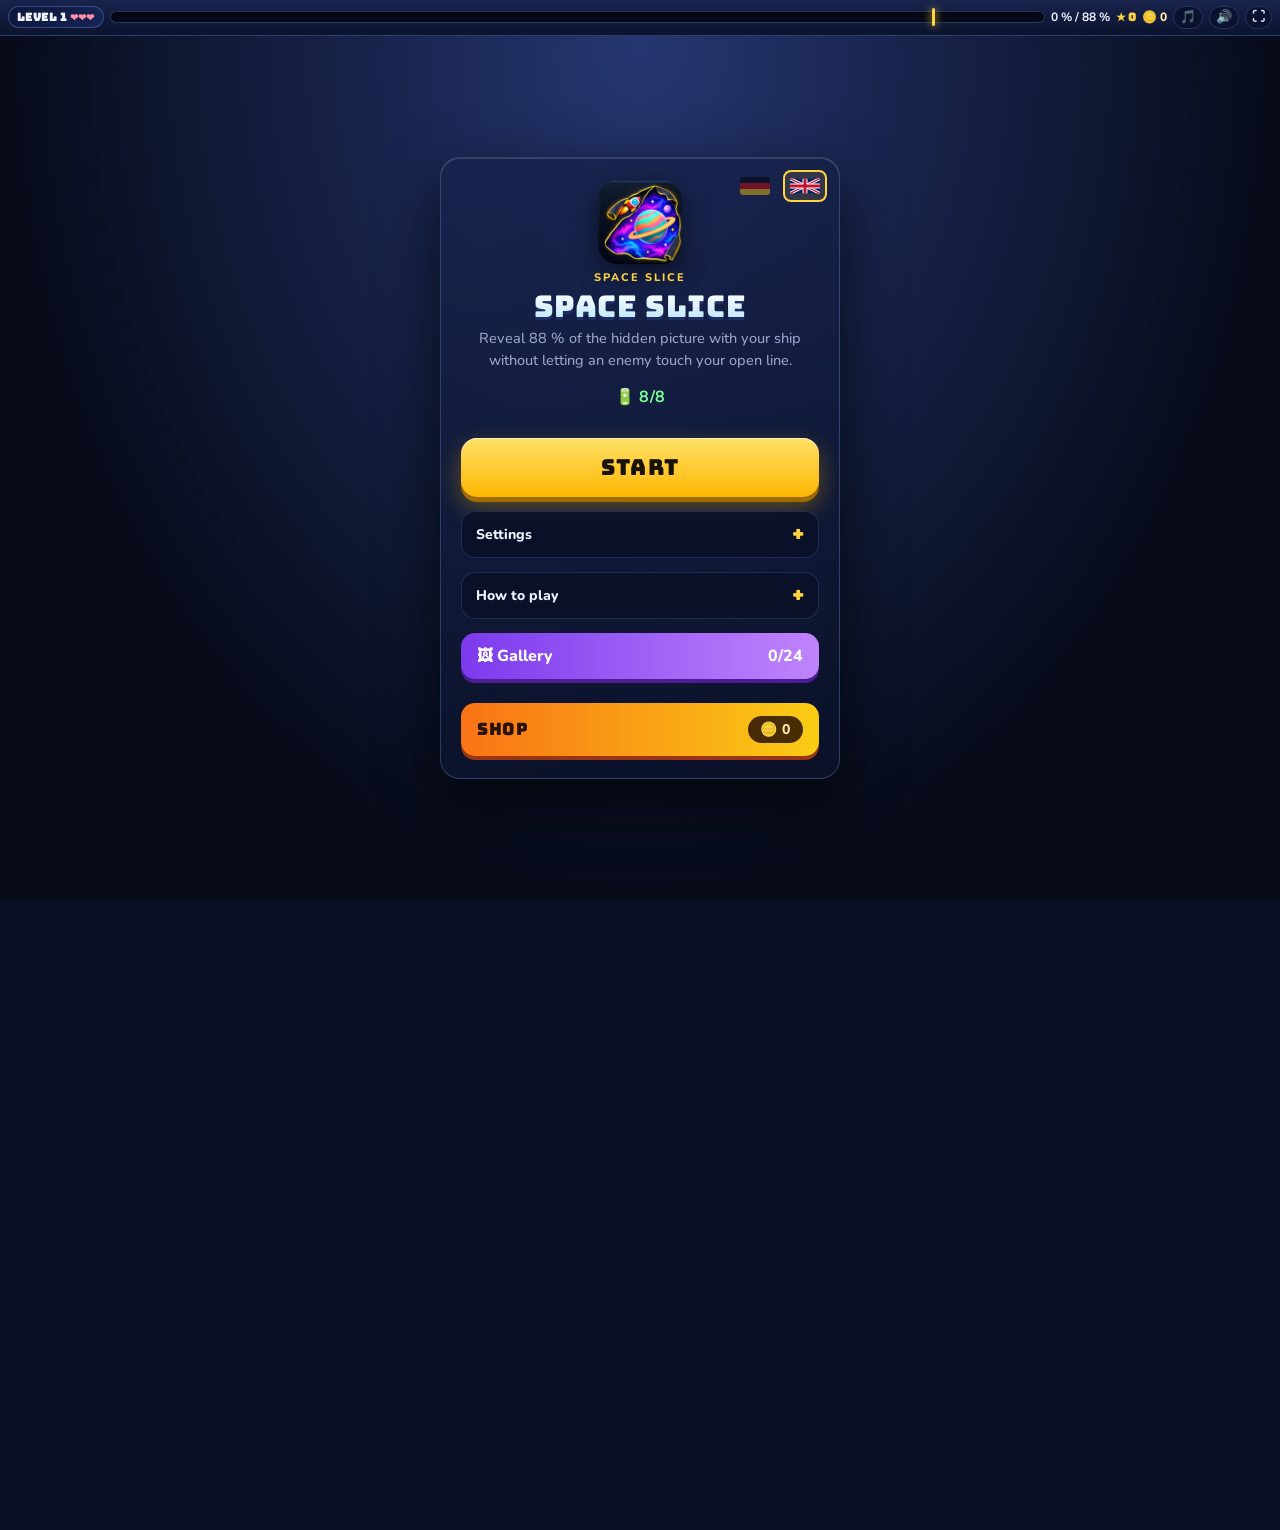
<file: index.html>
<!DOCTYPE html>
<html lang="de"><head><meta charset="utf-8"><meta name="viewport" content="width=device-width, initial-scale=1">
<title>Vayosky</title><meta http-equiv="refresh" content="0; url=spaceslice/"></head>
<body style="background:#05071a;color:#fff;font-family:system-ui,sans-serif;text-align:center;padding:40px">
<p><a href="spaceslice/" style="color:#ffd23f">Space Slice</a> · <a href="datenschutz/" style="color:#7fe8ff">Datenschutz / Privacy</a></p></body></html>
</file>
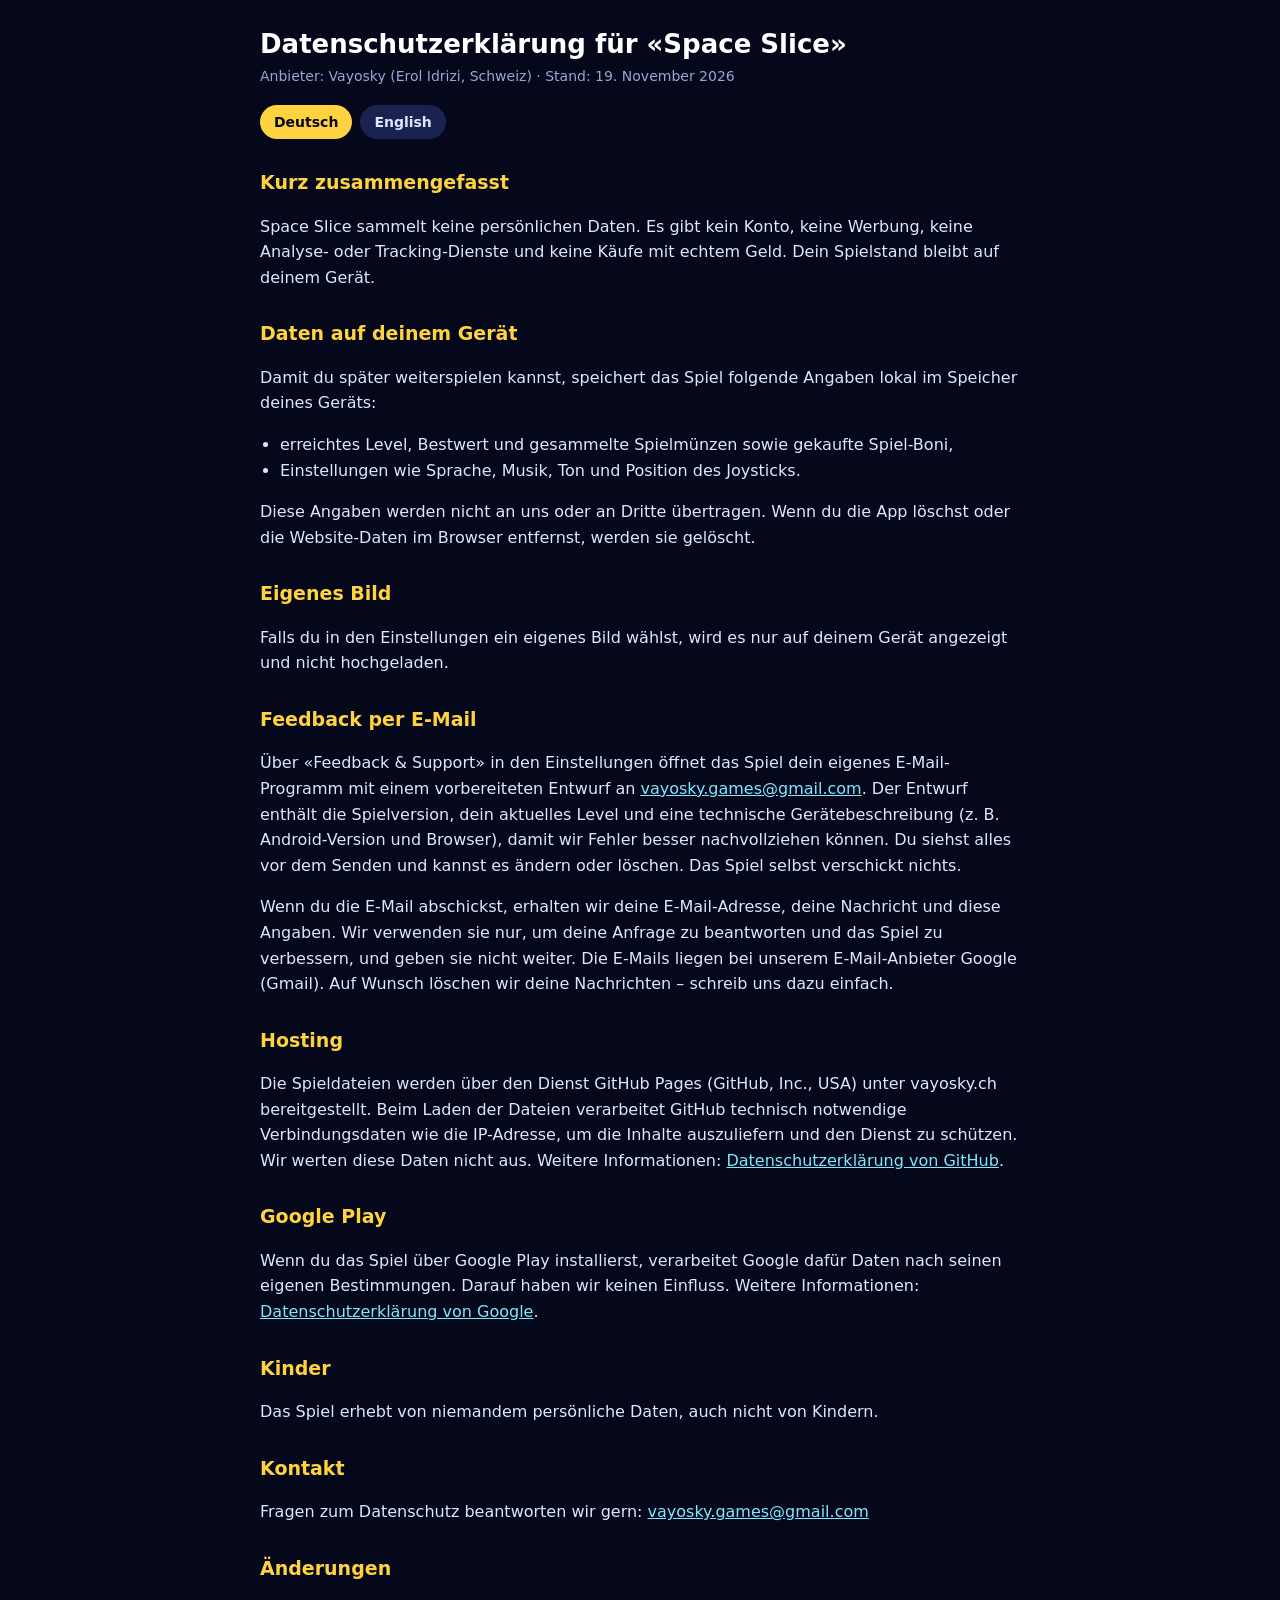
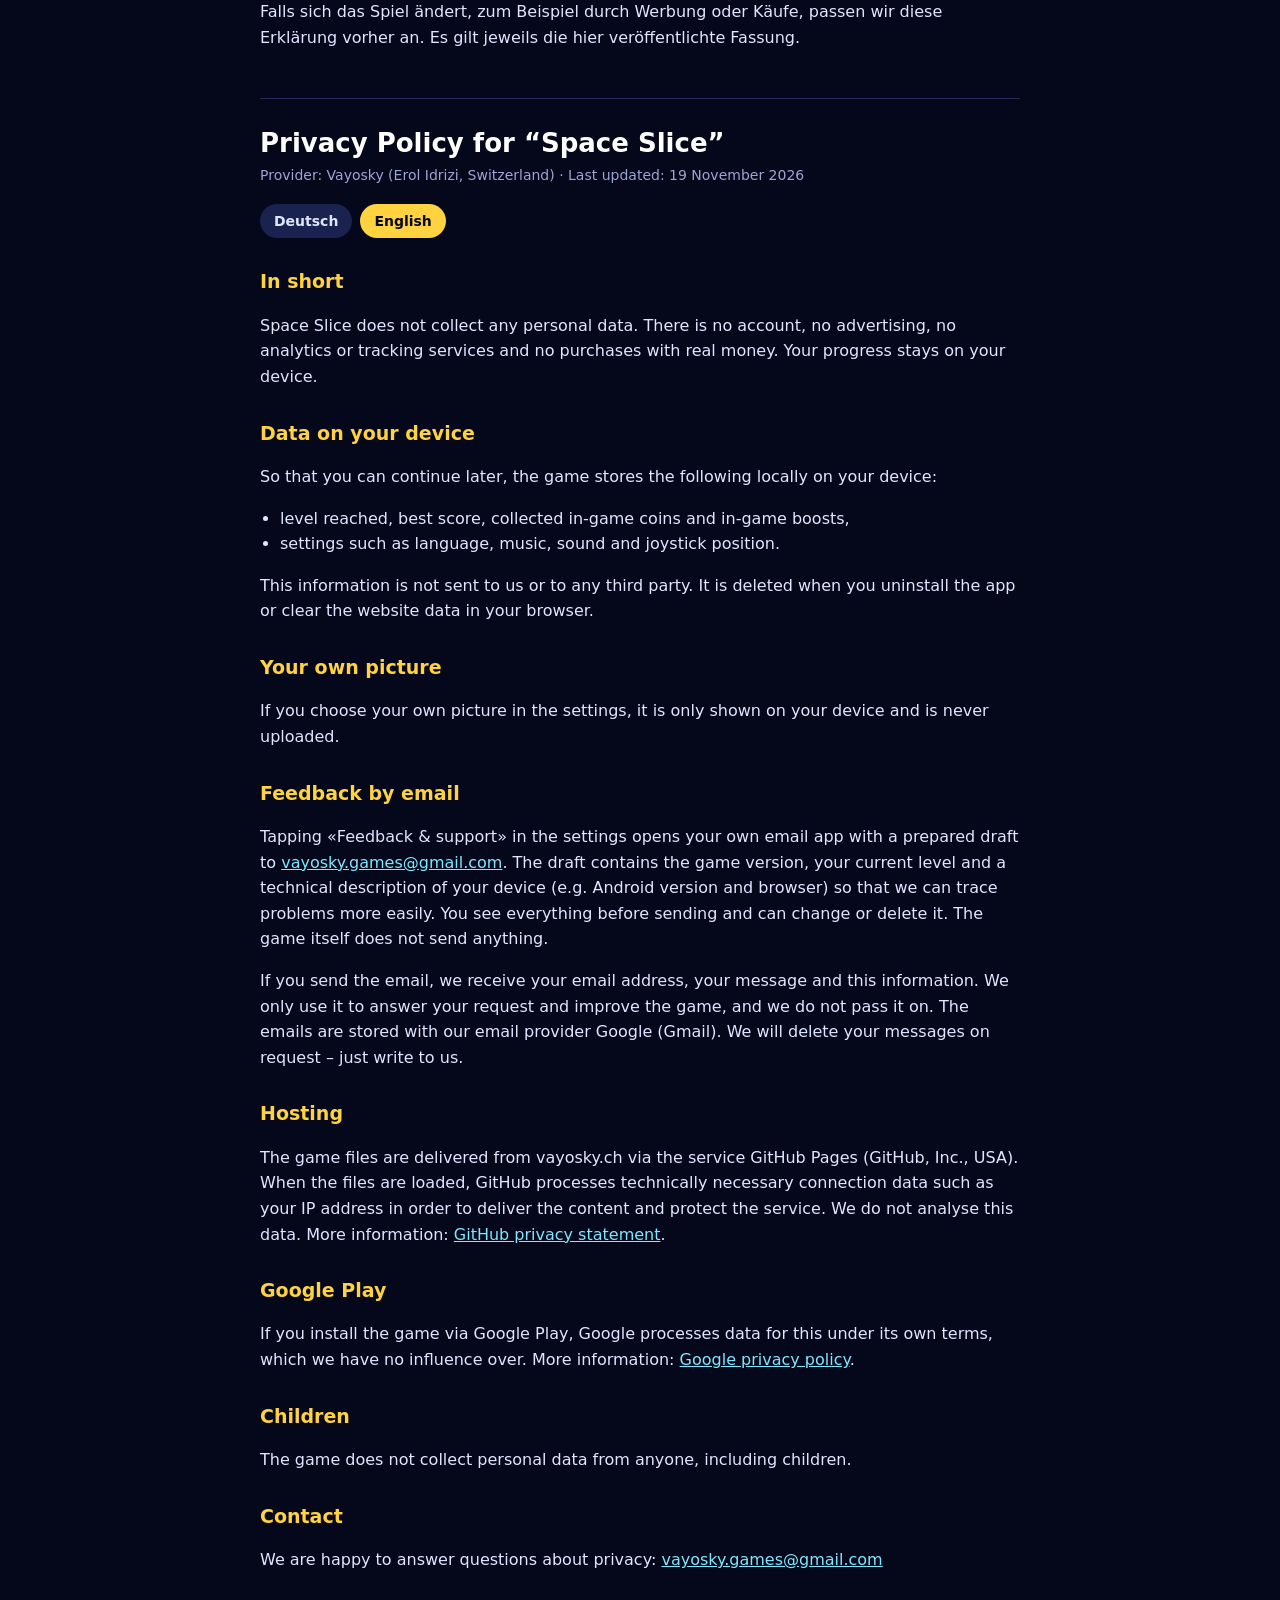
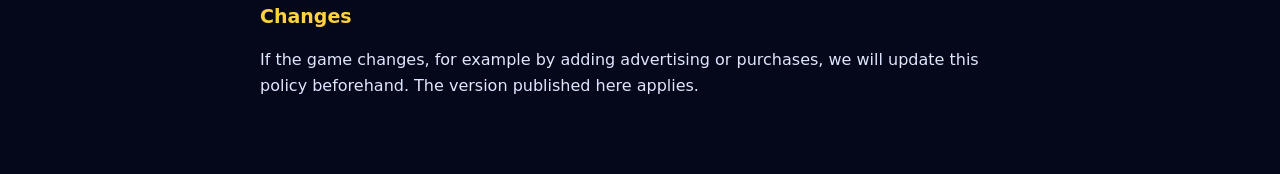
<file: datenschutz/index.html>
<!DOCTYPE html>
<html lang="de">
<head>
<meta charset="utf-8">
<meta name="viewport" content="width=device-width, initial-scale=1">
<title>Datenschutzerklärung / Privacy Policy – Space Slice (Vayosky)</title>
<style>
  :root{color-scheme:dark}
  body{margin:0;background:#05071a;color:#dfe6ff;font:16px/1.6 system-ui,-apple-system,"Segoe UI",Roboto,sans-serif}
  main{max-width:760px;margin:0 auto;padding:28px 20px 60px}
  h1{font-size:26px;line-height:1.25;margin:0 0 4px;color:#fff}
  h2{font-size:19px;margin:28px 0 6px;color:#ffd23f}
  .meta{color:#9aa6d6;font-size:14px;margin:0 0 18px}
  .switch{display:flex;gap:8px;margin:0 0 24px}
  .switch a{color:#05071a;background:#ffd23f;text-decoration:none;font-weight:700;padding:6px 14px;border-radius:999px;font-size:14px}
  .switch a.off{background:#1a2250;color:#dfe6ff}
  a{color:#7fe8ff}
  section+section{border-top:1px solid #222b5c;margin-top:48px;padding-top:28px}
  ul{padding-left:20px}
</style>
</head>
<body>
<main>

<section id="de" lang="de">
  <h1>Datenschutzerklärung für «Space Slice»</h1>
  <p class="meta">Anbieter: Vayosky (Erol Idrizi, Schweiz) · Stand: 19. November 2026</p>
  <div class="switch"><a href="#de">Deutsch</a><a class="off" href="#en">English</a></div>

  <h2>Kurz zusammengefasst</h2>
  <p>Space Slice sammelt keine persönlichen Daten. Es gibt kein Konto, keine Werbung, keine Analyse- oder Tracking-Dienste und keine Käufe mit echtem Geld. Dein Spielstand bleibt auf deinem Gerät.</p>

  <h2>Daten auf deinem Gerät</h2>
  <p>Damit du später weiterspielen kannst, speichert das Spiel folgende Angaben lokal im Speicher deines Geräts:</p>
  <ul>
    <li>erreichtes Level, Bestwert und gesammelte Spielmünzen sowie gekaufte Spiel-Boni,</li>
    <li>Einstellungen wie Sprache, Musik, Ton und Position des Joysticks.</li>
  </ul>
  <p>Diese Angaben werden nicht an uns oder an Dritte übertragen. Wenn du die App löschst oder die Website-Daten im Browser entfernst, werden sie gelöscht.</p>

  <h2>Eigenes Bild</h2>
  <p>Falls du in den Einstellungen ein eigenes Bild wählst, wird es nur auf deinem Gerät angezeigt und nicht hochgeladen.</p>

  <h2>Feedback per E-Mail</h2>
  <p>Über «Feedback &amp; Support» in den Einstellungen öffnet das Spiel dein eigenes E-Mail-Programm mit einem vorbereiteten Entwurf an <a href="mailto:vayosky.games@gmail.com">vayosky.games@gmail.com</a>. Der Entwurf enthält die Spielversion, dein aktuelles Level und eine technische Gerätebeschreibung (z. B. Android-Version und Browser), damit wir Fehler besser nachvollziehen können. Du siehst alles vor dem Senden und kannst es ändern oder löschen. Das Spiel selbst verschickt nichts.</p>
  <p>Wenn du die E-Mail abschickst, erhalten wir deine E-Mail-Adresse, deine Nachricht und diese Angaben. Wir verwenden sie nur, um deine Anfrage zu beantworten und das Spiel zu verbessern, und geben sie nicht weiter. Die E-Mails liegen bei unserem E-Mail-Anbieter Google (Gmail). Auf Wunsch löschen wir deine Nachrichten – schreib uns dazu einfach.</p>

  <h2>Hosting</h2>
  <p>Die Spieldateien werden über den Dienst GitHub Pages (GitHub, Inc., USA) unter vayosky.ch bereitgestellt. Beim Laden der Dateien verarbeitet GitHub technisch notwendige Verbindungsdaten wie die IP-Adresse, um die Inhalte auszuliefern und den Dienst zu schützen. Wir werten diese Daten nicht aus. Weitere Informationen: <a href="https://docs.github.com/de/site-policy/privacy-policies/github-general-privacy-statement" rel="noopener">Datenschutzerklärung von GitHub</a>.</p>

  <h2>Google Play</h2>
  <p>Wenn du das Spiel über Google Play installierst, verarbeitet Google dafür Daten nach seinen eigenen Bestimmungen. Darauf haben wir keinen Einfluss. Weitere Informationen: <a href="https://policies.google.com/privacy" rel="noopener">Datenschutzerklärung von Google</a>.</p>

  <h2>Kinder</h2>
  <p>Das Spiel erhebt von niemandem persönliche Daten, auch nicht von Kindern.</p>

  <h2>Kontakt</h2>
  <p>Fragen zum Datenschutz beantworten wir gern: <a href="mailto:vayosky.games@gmail.com">vayosky.games@gmail.com</a></p>

  <h2>Änderungen</h2>
  <p>Falls sich das Spiel ändert, zum Beispiel durch Werbung oder Käufe, passen wir diese Erklärung vorher an. Es gilt jeweils die hier veröffentlichte Fassung.</p>
</section>

<section id="en" lang="en">
  <h1>Privacy Policy for “Space Slice”</h1>
  <p class="meta">Provider: Vayosky (Erol Idrizi, Switzerland) · Last updated: 19 November 2026</p>
  <div class="switch"><a class="off" href="#de">Deutsch</a><a href="#en">English</a></div>

  <h2>In short</h2>
  <p>Space Slice does not collect any personal data. There is no account, no advertising, no analytics or tracking services and no purchases with real money. Your progress stays on your device.</p>

  <h2>Data on your device</h2>
  <p>So that you can continue later, the game stores the following locally on your device:</p>
  <ul>
    <li>level reached, best score, collected in-game coins and in-game boosts,</li>
    <li>settings such as language, music, sound and joystick position.</li>
  </ul>
  <p>This information is not sent to us or to any third party. It is deleted when you uninstall the app or clear the website data in your browser.</p>

  <h2>Your own picture</h2>
  <p>If you choose your own picture in the settings, it is only shown on your device and is never uploaded.</p>

  <h2>Feedback by email</h2>
  <p>Tapping «Feedback &amp; support» in the settings opens your own email app with a prepared draft to <a href="mailto:vayosky.games@gmail.com">vayosky.games@gmail.com</a>. The draft contains the game version, your current level and a technical description of your device (e.g. Android version and browser) so that we can trace problems more easily. You see everything before sending and can change or delete it. The game itself does not send anything.</p>
  <p>If you send the email, we receive your email address, your message and this information. We only use it to answer your request and improve the game, and we do not pass it on. The emails are stored with our email provider Google (Gmail). We will delete your messages on request – just write to us.</p>

  <h2>Hosting</h2>
  <p>The game files are delivered from vayosky.ch via the service GitHub Pages (GitHub, Inc., USA). When the files are loaded, GitHub processes technically necessary connection data such as your IP address in order to deliver the content and protect the service. We do not analyse this data. More information: <a href="https://docs.github.com/en/site-policy/privacy-policies/github-general-privacy-statement" rel="noopener">GitHub privacy statement</a>.</p>

  <h2>Google Play</h2>
  <p>If you install the game via Google Play, Google processes data for this under its own terms, which we have no influence over. More information: <a href="https://policies.google.com/privacy" rel="noopener">Google privacy policy</a>.</p>

  <h2>Children</h2>
  <p>The game does not collect personal data from anyone, including children.</p>

  <h2>Contact</h2>
  <p>We are happy to answer questions about privacy: <a href="mailto:vayosky.games@gmail.com">vayosky.games@gmail.com</a></p>

  <h2>Changes</h2>
  <p>If the game changes, for example by adding advertising or purchases, we will update this policy beforehand. The version published here applies.</p>
</section>

</main>
</body>
</html>
</file>
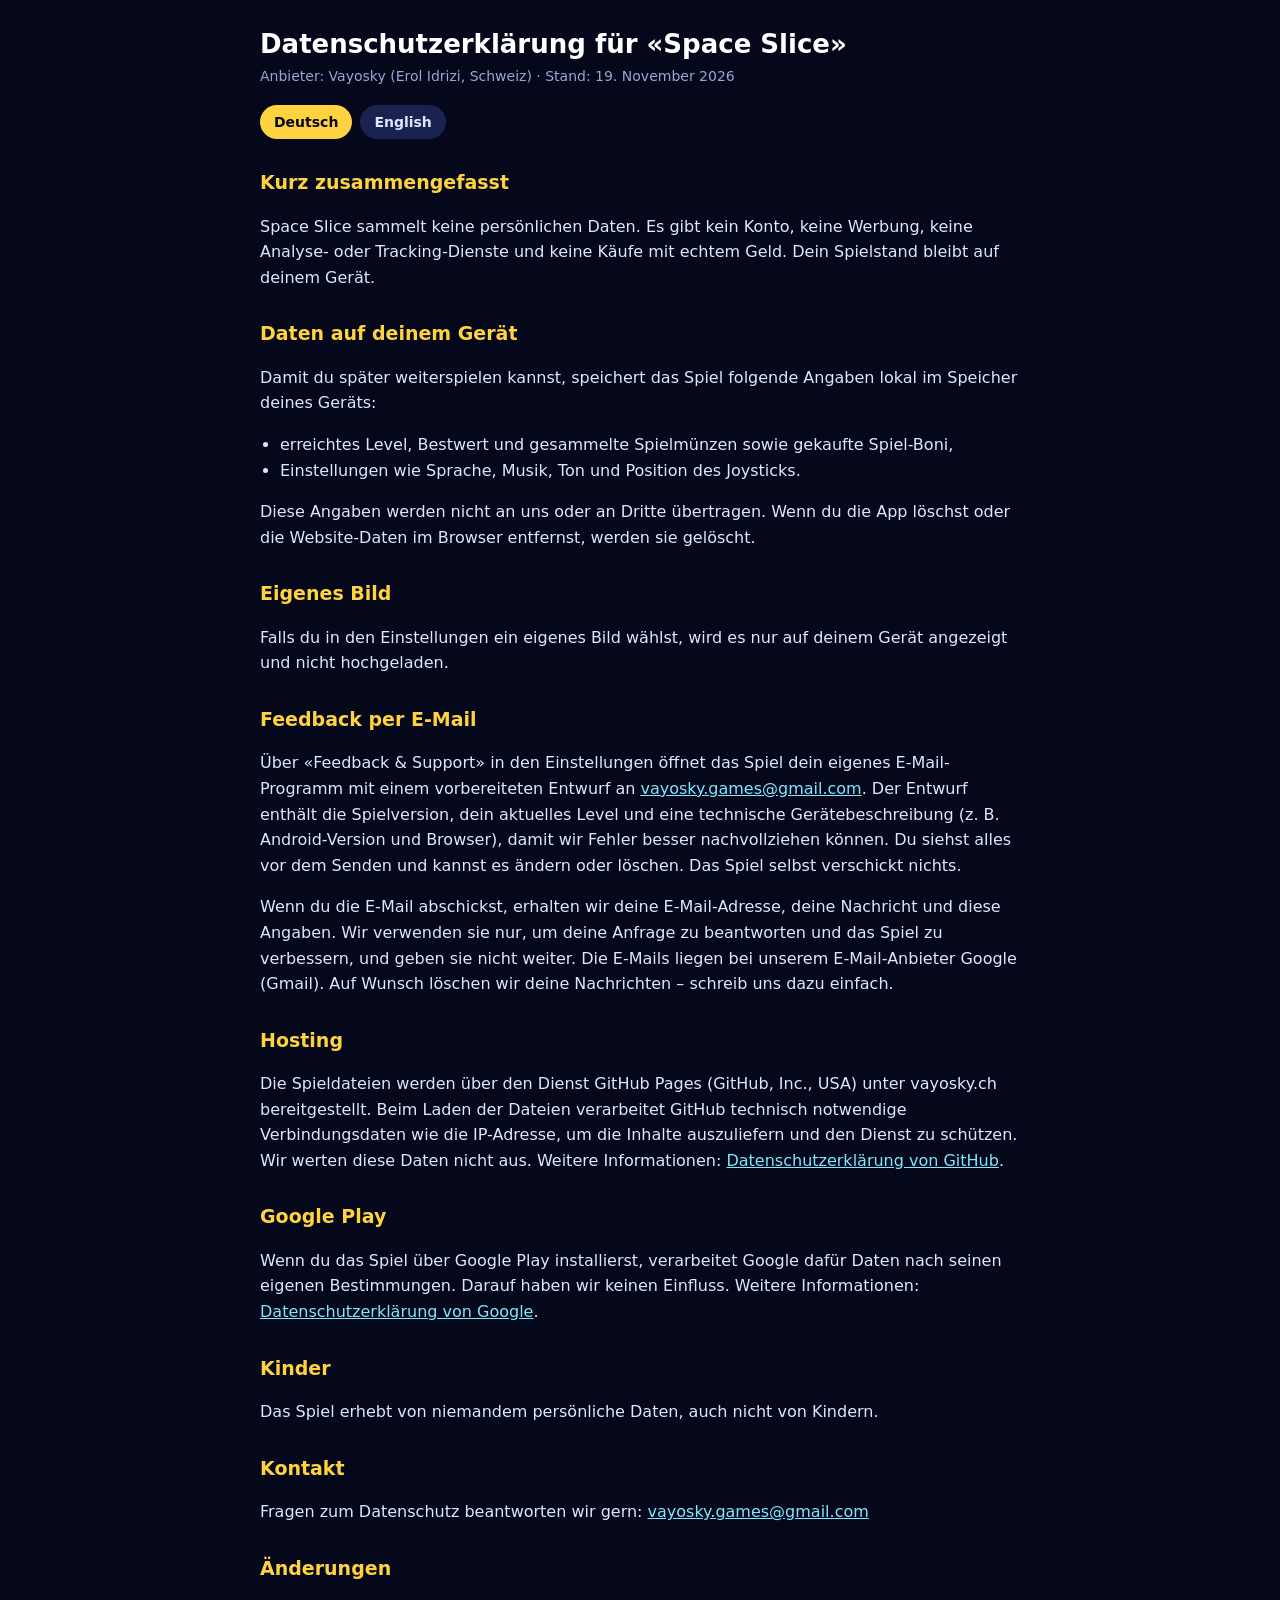
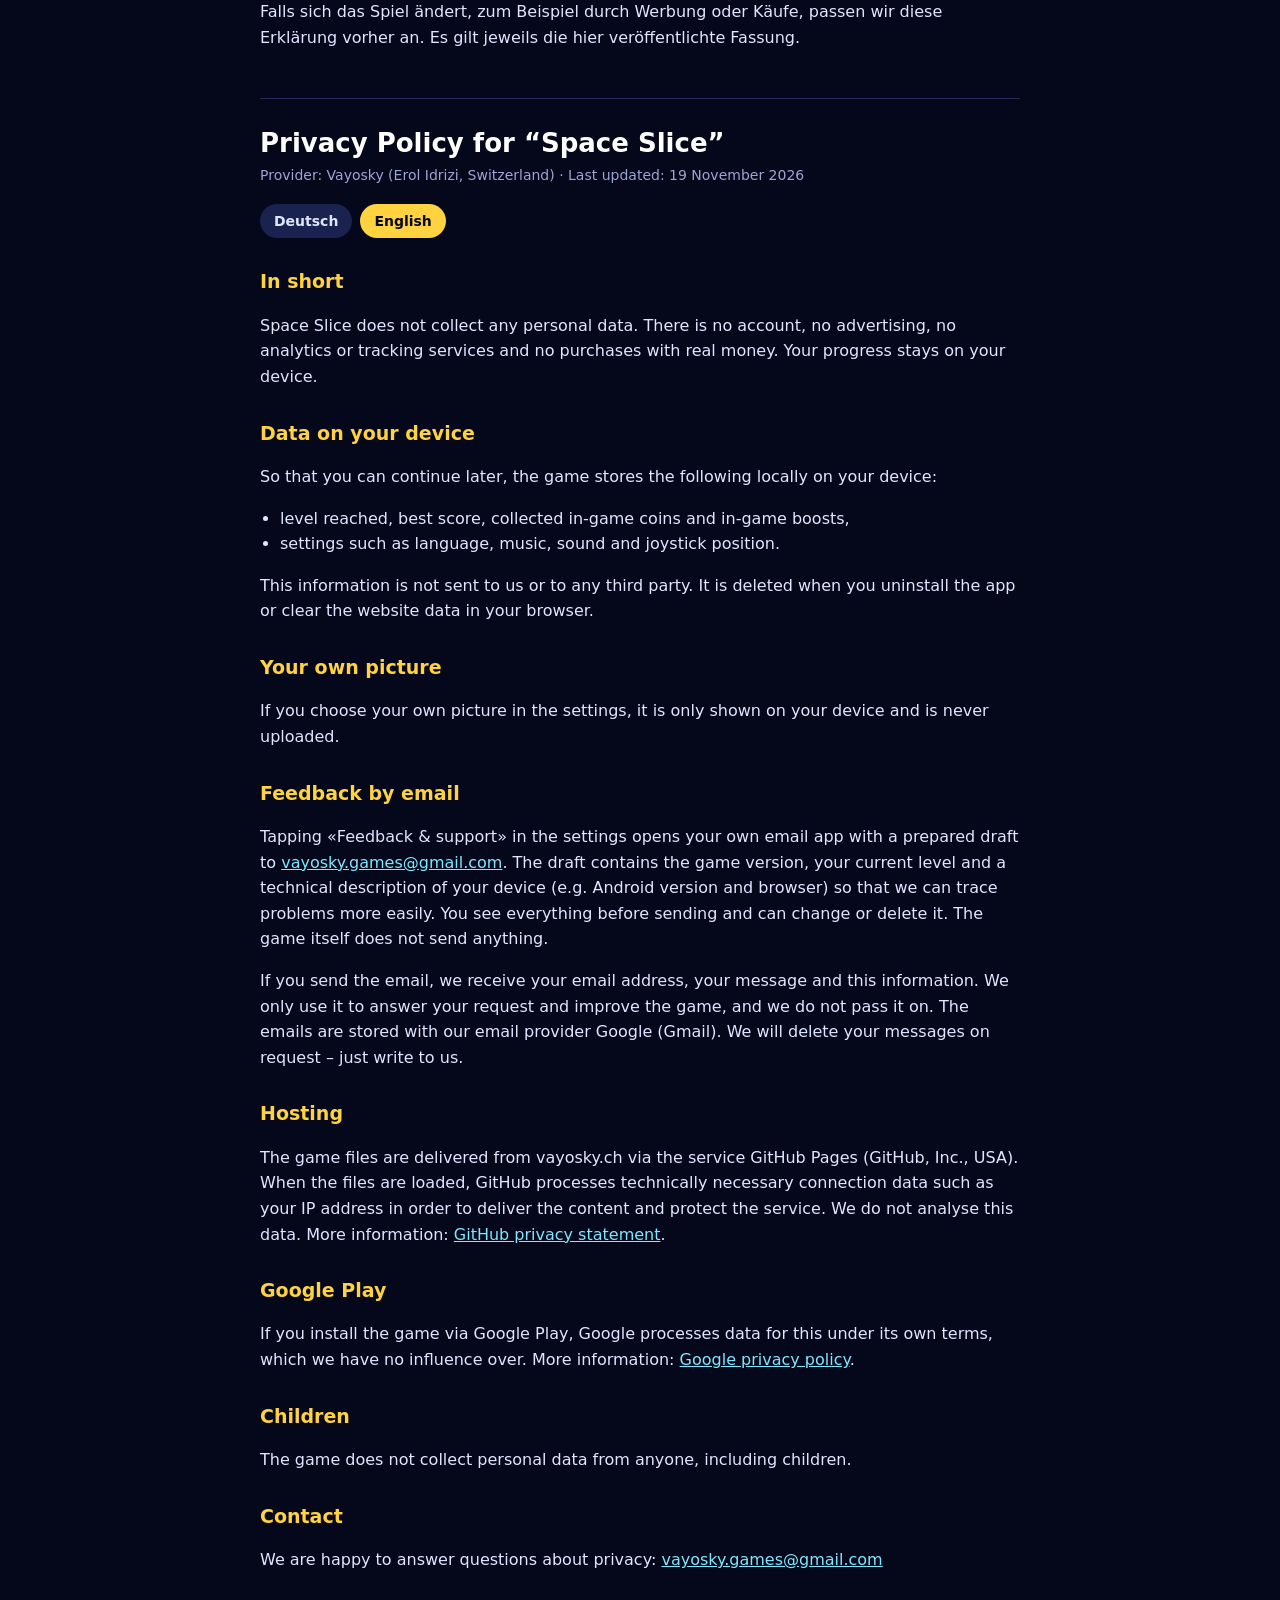
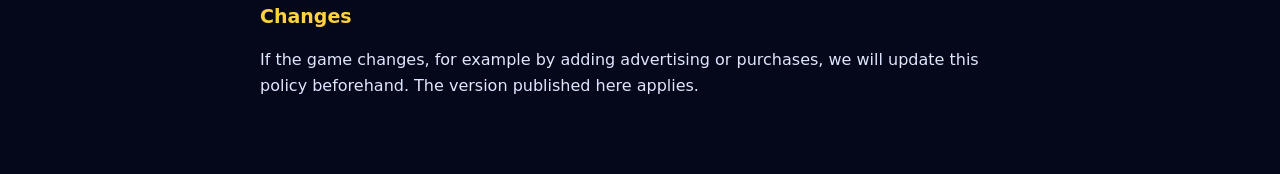
<file: privacy/index.html>
<!DOCTYPE html>
<html lang="en">
<head>
<meta charset="utf-8">
<meta name="viewport" content="width=device-width, initial-scale=1">
<title>Datenschutzerklärung / Privacy Policy – Space Slice (Vayosky)</title>
<style>
  :root{color-scheme:dark}
  body{margin:0;background:#05071a;color:#dfe6ff;font:16px/1.6 system-ui,-apple-system,"Segoe UI",Roboto,sans-serif}
  main{max-width:760px;margin:0 auto;padding:28px 20px 60px}
  h1{font-size:26px;line-height:1.25;margin:0 0 4px;color:#fff}
  h2{font-size:19px;margin:28px 0 6px;color:#ffd23f}
  .meta{color:#9aa6d6;font-size:14px;margin:0 0 18px}
  .switch{display:flex;gap:8px;margin:0 0 24px}
  .switch a{color:#05071a;background:#ffd23f;text-decoration:none;font-weight:700;padding:6px 14px;border-radius:999px;font-size:14px}
  .switch a.off{background:#1a2250;color:#dfe6ff}
  a{color:#7fe8ff}
  section+section{border-top:1px solid #222b5c;margin-top:48px;padding-top:28px}
  ul{padding-left:20px}
</style>
</head>
<body>
<main>

<section id="de" lang="de">
  <h1>Datenschutzerklärung für «Space Slice»</h1>
  <p class="meta">Anbieter: Vayosky (Erol Idrizi, Schweiz) · Stand: 19. November 2026</p>
  <div class="switch"><a href="#de">Deutsch</a><a class="off" href="#en">English</a></div>

  <h2>Kurz zusammengefasst</h2>
  <p>Space Slice sammelt keine persönlichen Daten. Es gibt kein Konto, keine Werbung, keine Analyse- oder Tracking-Dienste und keine Käufe mit echtem Geld. Dein Spielstand bleibt auf deinem Gerät.</p>

  <h2>Daten auf deinem Gerät</h2>
  <p>Damit du später weiterspielen kannst, speichert das Spiel folgende Angaben lokal im Speicher deines Geräts:</p>
  <ul>
    <li>erreichtes Level, Bestwert und gesammelte Spielmünzen sowie gekaufte Spiel-Boni,</li>
    <li>Einstellungen wie Sprache, Musik, Ton und Position des Joysticks.</li>
  </ul>
  <p>Diese Angaben werden nicht an uns oder an Dritte übertragen. Wenn du die App löschst oder die Website-Daten im Browser entfernst, werden sie gelöscht.</p>

  <h2>Eigenes Bild</h2>
  <p>Falls du in den Einstellungen ein eigenes Bild wählst, wird es nur auf deinem Gerät angezeigt und nicht hochgeladen.</p>

  <h2>Feedback per E-Mail</h2>
  <p>Über «Feedback &amp; Support» in den Einstellungen öffnet das Spiel dein eigenes E-Mail-Programm mit einem vorbereiteten Entwurf an <a href="mailto:vayosky.games@gmail.com">vayosky.games@gmail.com</a>. Der Entwurf enthält die Spielversion, dein aktuelles Level und eine technische Gerätebeschreibung (z. B. Android-Version und Browser), damit wir Fehler besser nachvollziehen können. Du siehst alles vor dem Senden und kannst es ändern oder löschen. Das Spiel selbst verschickt nichts.</p>
  <p>Wenn du die E-Mail abschickst, erhalten wir deine E-Mail-Adresse, deine Nachricht und diese Angaben. Wir verwenden sie nur, um deine Anfrage zu beantworten und das Spiel zu verbessern, und geben sie nicht weiter. Die E-Mails liegen bei unserem E-Mail-Anbieter Google (Gmail). Auf Wunsch löschen wir deine Nachrichten – schreib uns dazu einfach.</p>

  <h2>Hosting</h2>
  <p>Die Spieldateien werden über den Dienst GitHub Pages (GitHub, Inc., USA) unter vayosky.ch bereitgestellt. Beim Laden der Dateien verarbeitet GitHub technisch notwendige Verbindungsdaten wie die IP-Adresse, um die Inhalte auszuliefern und den Dienst zu schützen. Wir werten diese Daten nicht aus. Weitere Informationen: <a href="https://docs.github.com/de/site-policy/privacy-policies/github-general-privacy-statement" rel="noopener">Datenschutzerklärung von GitHub</a>.</p>

  <h2>Google Play</h2>
  <p>Wenn du das Spiel über Google Play installierst, verarbeitet Google dafür Daten nach seinen eigenen Bestimmungen. Darauf haben wir keinen Einfluss. Weitere Informationen: <a href="https://policies.google.com/privacy" rel="noopener">Datenschutzerklärung von Google</a>.</p>

  <h2>Kinder</h2>
  <p>Das Spiel erhebt von niemandem persönliche Daten, auch nicht von Kindern.</p>

  <h2>Kontakt</h2>
  <p>Fragen zum Datenschutz beantworten wir gern: <a href="mailto:vayosky.games@gmail.com">vayosky.games@gmail.com</a></p>

  <h2>Änderungen</h2>
  <p>Falls sich das Spiel ändert, zum Beispiel durch Werbung oder Käufe, passen wir diese Erklärung vorher an. Es gilt jeweils die hier veröffentlichte Fassung.</p>
</section>

<section id="en" lang="en">
  <h1>Privacy Policy for “Space Slice”</h1>
  <p class="meta">Provider: Vayosky (Erol Idrizi, Switzerland) · Last updated: 19 November 2026</p>
  <div class="switch"><a class="off" href="#de">Deutsch</a><a href="#en">English</a></div>

  <h2>In short</h2>
  <p>Space Slice does not collect any personal data. There is no account, no advertising, no analytics or tracking services and no purchases with real money. Your progress stays on your device.</p>

  <h2>Data on your device</h2>
  <p>So that you can continue later, the game stores the following locally on your device:</p>
  <ul>
    <li>level reached, best score, collected in-game coins and in-game boosts,</li>
    <li>settings such as language, music, sound and joystick position.</li>
  </ul>
  <p>This information is not sent to us or to any third party. It is deleted when you uninstall the app or clear the website data in your browser.</p>

  <h2>Your own picture</h2>
  <p>If you choose your own picture in the settings, it is only shown on your device and is never uploaded.</p>

  <h2>Feedback by email</h2>
  <p>Tapping «Feedback &amp; support» in the settings opens your own email app with a prepared draft to <a href="mailto:vayosky.games@gmail.com">vayosky.games@gmail.com</a>. The draft contains the game version, your current level and a technical description of your device (e.g. Android version and browser) so that we can trace problems more easily. You see everything before sending and can change or delete it. The game itself does not send anything.</p>
  <p>If you send the email, we receive your email address, your message and this information. We only use it to answer your request and improve the game, and we do not pass it on. The emails are stored with our email provider Google (Gmail). We will delete your messages on request – just write to us.</p>

  <h2>Hosting</h2>
  <p>The game files are delivered from vayosky.ch via the service GitHub Pages (GitHub, Inc., USA). When the files are loaded, GitHub processes technically necessary connection data such as your IP address in order to deliver the content and protect the service. We do not analyse this data. More information: <a href="https://docs.github.com/en/site-policy/privacy-policies/github-general-privacy-statement" rel="noopener">GitHub privacy statement</a>.</p>

  <h2>Google Play</h2>
  <p>If you install the game via Google Play, Google processes data for this under its own terms, which we have no influence over. More information: <a href="https://policies.google.com/privacy" rel="noopener">Google privacy policy</a>.</p>

  <h2>Children</h2>
  <p>The game does not collect personal data from anyone, including children.</p>

  <h2>Contact</h2>
  <p>We are happy to answer questions about privacy: <a href="mailto:vayosky.games@gmail.com">vayosky.games@gmail.com</a></p>

  <h2>Changes</h2>
  <p>If the game changes, for example by adding advertising or purchases, we will update this policy beforehand. The version published here applies.</p>
</section>

</main>
</body>
</html>
</file>
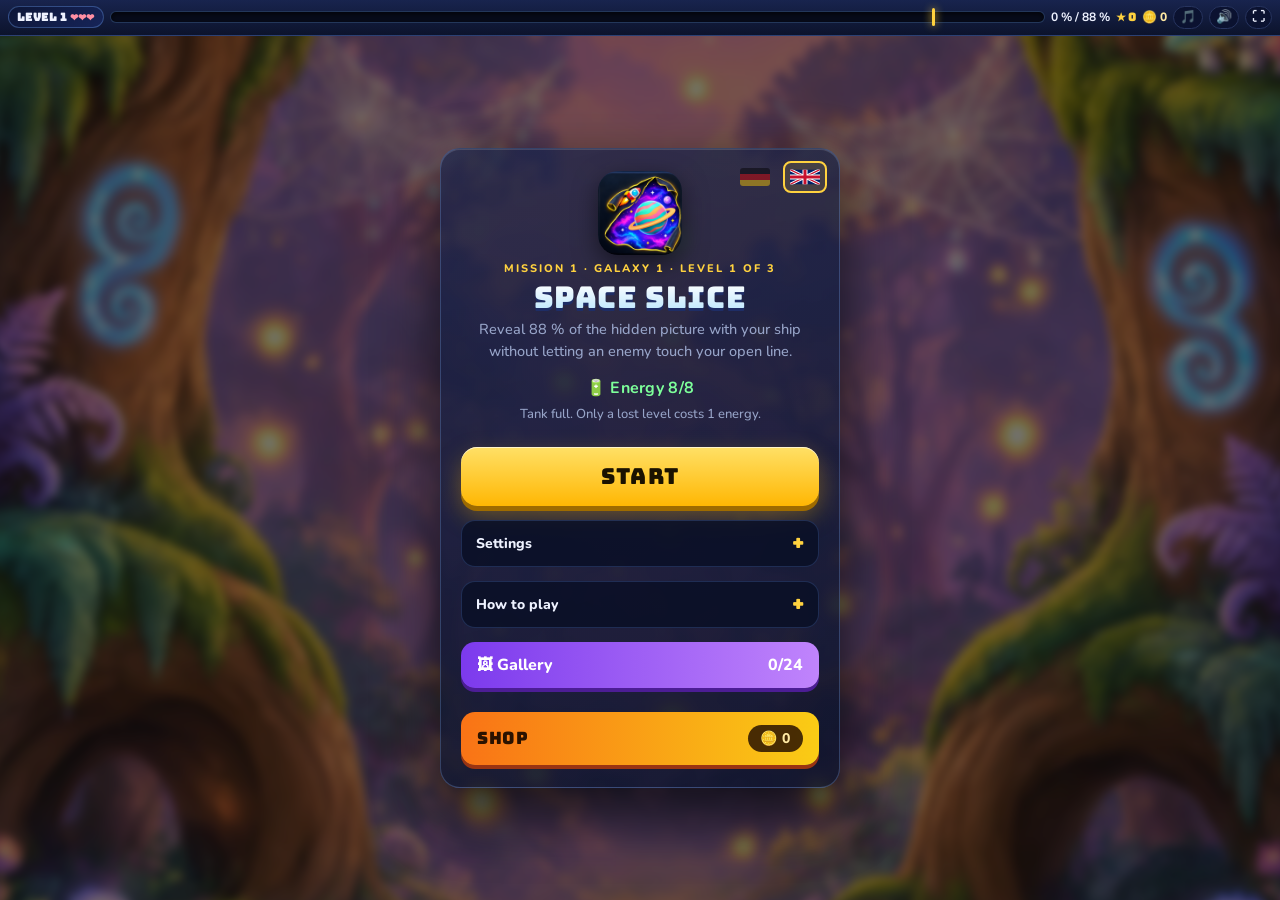
<file: spaceslice/index.html>
<!DOCTYPE html>
<html lang="de">
<head>
<meta charset="utf-8">
<meta name="viewport" content="width=device-width, initial-scale=1, maximum-scale=1, user-scalable=no">
<title>Space Slice</title>
<link rel="icon" type="image/png" href="img/icon.png">
<link rel="apple-touch-icon" href="img/icon-192.png">
<link rel="manifest" href="manifest.webmanifest">
<meta name="theme-color" content="#05071a">
<link rel="stylesheet" href="css/style.css">
</head>
<body>
<div id="app">
  <div id="hud">
    <div class="lvl">Level <span id="lvl">1</span> <span id="lives" style="color:#ff8fa3">❤❤❤</span></div>
    <div id="barwrap"><div id="bar"></div><div id="goal"></div></div>
    <div id="pct">0 % / 88 %</div>
    <div id="score">★ 0</div>
    <div id="wallet">🪙 0</div>
    <button id="pauseBtn" type="button" class="hidden" aria-label="Pause">⏸</button>
    <button id="music" type="button" aria-label="Musik ein oder aus">🎵</button>
    <button id="mute" type="button" aria-label="Ton ein oder aus">🔊</button>
    <button id="fs" type="button" aria-label="Vollbild">⛶</button>
    <div id="badges"><span class="badge" id="bFreeze"></span><span class="badge" id="bSpeed"></span><span class="badge" id="bShield"></span><span class="badge" id="bOpp"></span></div>
  </div>
  <div id="stage">
    <canvas id="c"></canvas>
    <canvas id="c3d"></canvas>
    <div id="cd" class="hidden"><small>Duell startet in</small><span id="cdN">3</span></div>
    <div id="toast" class="hidden"></div>
    <button id="rotBtn" type="button" class="hidden"></button>
    <div id="pauseOv" class="hidden"><div class="pc"><h2 id="pauseH">⏸ Pause</h2><p id="pauseP">Das Spiel ist angehalten.</p><button id="resumeBtn" type="button">▶ Weiter</button><button id="quitBtn" type="button">Zum Startbildschirm</button></div></div>
    <div id="resetOv" class="hidden"><div class="pc"><h2>Spiel neu beginnen?</h2><p>Level, Münzen, Boni, Energie, die Galerie mit allen Sternen und der Bestwert werden gelöscht. Einstellungen wie Sprache und Musik bleiben.</p><button id="resetYes" type="button">🗑 Ja, alles löschen</button><button id="resetNo" type="button">Abbrechen</button></div></div>
    <div id="travel" class="hidden"><canvas id="tc"></canvas><div id="tText"><b id="tA"></b><span id="tB"></span><small id="tC"></small></div></div>
    <div id="bossIntro" class="hidden" aria-hidden="true"><div id="biImg"></div><small id="biLvl"></small><b id="biName"></b><small id="biAb"></small></div>
    <div id="picHint" class="hidden">Bild freigelegt! Tippe, um weiterzufahren.</div>
    <div id="overlay">
      <div id="ovBg" aria-hidden="true"></div>
      <div class="card">
        <div id="langFlags"><button id="langDe" type="button" aria-label="Deutsch"><svg viewBox="0 0 5 3" width="30" height="18" aria-hidden="true"><rect width="5" height="1" y="0" fill="#000"/><rect width="5" height="1" y="1" fill="#dd0000"/><rect width="5" height="1" y="2" fill="#ffce00"/></svg></button><button id="langEn" type="button" aria-label="English"><svg viewBox="0 0 60 30" width="30" height="18" aria-hidden="true"><clipPath id="gbc"><rect width="60" height="30"/></clipPath><g clip-path="url(#gbc)"><rect width="60" height="30" fill="#012169"/><path d="M0,0 60,30M60,0 0,30" stroke="#fff" stroke-width="6"/><path d="M0,0 60,30M60,0 0,30" stroke="#C8102E" stroke-width="2.4"/><path d="M30,0V30M0,15H60" stroke="#fff" stroke-width="10"/><path d="M30,0V30M0,15H60" stroke="#C8102E" stroke-width="6"/></g></svg></button></div>
        <div class="hero">
          <img class="appicon" src="img/icon.png" alt="" width="84" height="84">
          <p class="eyebrow" id="eyebrow">Space Slice</p>
          <h1 id="oTitle">Space Slice</h1>
          <p id="oStars" class="hidden"></p>
          <p id="oText">Lege mit deiner Figur 88 % des verdeckten Bildes frei, ohne dass ein Gegner deine offene Linie berührt.</p>
        </div>
        <div id="energyRow"><b id="energyTxt">🔋 8/8</b><span id="energyInfo"></span><button id="refillBtn" type="button" style="display:none"></button></div>
        <div id="nextBox" class="hidden"><div id="nbImg"><div id="nbBoss"></div></div><div class="nbT"><small>Als Nächstes</small><b id="nbName"></b><span id="nbAb"></span></div></div>
        <button id="oBtn" type="button">Start</button>
        <button id="contBtn" type="button" style="display:none"></button>
        <button id="replayBack" type="button" style="display:none"></button>
        <details id="setupBox">
          <summary>Einstellungen</summary>
          <div class="set">
            <div class="row" id="skinRow"><span class="lab">Figur</span><span class="seg" id="skinSeg"><button type="button" id="sk_plane">✈ Flugzeug</button><button type="button" id="sk_rocket">🚀 Rakete</button><button type="button" id="sk_snake">🐍 Schlange</button><button type="button" id="sk_otter">🦦 Otter</button></span></div>
            <div class="row" id="tuneRow"><label class="lab" for="tune">Musik</label>
              <select id="tune">
                <option value="auto">Klassik, pro Level ein anderes Stück</option>
                <option value="ode">Ode an die Freude (Beethoven)</option>
                <option value="elise">Für Elise (Beethoven)</option>
                <option value="marsch">Türkischer Marsch (Mozart)</option>
                <option value="berg">In der Halle des Bergkönigs (Grieg)</option>
                <option value="arcade">Ruhige Arcade-Schleife</option>
              </select></div>
            <p class="setHint" id="musicHint">🎧 Eigene Musik? Schalte oben die Spielmusik 🎵 aus und lass z. B. Spotify im Hintergrund laufen. Die Spieleffekte 🔊 bleiben an.</p>
            <div class="row" id="joyRow"><span class="lab">Joystick</span><span class="seg"><button id="joyL" type="button">Links</button><button id="joyM" type="button">Mitte</button><button id="joyR" type="button">Rechts</button></span></div>
            <div class="row" id="vibRow"><span class="lab">Vibration</span><span class="seg"><button id="vibOn" type="button">An</button><button id="vibOff" type="button">Aus</button><button id="vibTest" type="button">Testen</button></span></div>
            <div class="row" id="lvlRow"><label class="lab" for="lvlSel">Level</label><select id="lvlSel"></select></div>
            <div class="row" id="testRow"><span class="lab">Test</span><span class="seg"><button id="testOff" type="button" class="on">Normal</button><button id="testOn" type="button">Münzen ∞</button></span></div>
            <div class="row" id="resetRow"><span class="lab">Spielstand</span><span class="seg"><button id="resetBtn" type="button">Spiel neu beginnen</button></span></div>
            <div class="row" id="helpRow"><span class="lab">Hilfe</span><span class="seg"><button id="mailBtn" type="button">✉ Feedback &amp; Support</button><button id="privBtn" type="button">Datenschutz</button></span></div>
            <div class="row" id="pickRow"><span class="lab">Bild</span><label class="pick">Eigenes Bild wählen<input id="file" type="file" accept="image/*"></label><span id="pickInfo"></span></div>
          </div>
        </details>
        <details id="helpBox">
          <summary>So wird gespielt</summary>
          <ul id="oHelp">
            <li><span>👆</span>Daumen im Joystick-Bereich aufsetzen, leicht in eine Richtung schieben und halten. Loslassen hält an. Ziehen direkt auf dem Feld geht auch.</li>
            <li><span>✏️</span>Fliege vom Rand ins Feld und zurück zum Rand, um ein Stück zu schliessen. Am Rand hält deine Figur an: Für den Flug ins Feld neu ansetzen.</li>
            <li><span>📦</span>Kisten einkreisen bringt eine Überraschung: einfrieren, Zeitlupe, Turbo, Schutz, Bombe, Extraleben oder Punkte. Münzen und Diamanten geben Punkte.</li>
            <li><span>🕷</span>Kleine Spinnen einkreisen: Sie verschwinden und geben 500 Punkte. Der grosse Boss bleibt immer im verdeckten Feld. In jedem Level wartet ein anderer Boss. Ab Level 2 schiesst der Boss leuchtende Geschosse: Treffen sie deine offene Linie, zünden sie die Lunte. Ab Level 9 kommen feste Steinblöcke dazu.</li>
            <li><span>⚡</span>Ab Level 15 läuft ein Funke auf dem sicheren Rand: Bleib nicht zu lange am Rand stehen. Nach jedem abgeschnittenen Stück springt er weit weg, ab 75 % erlischt er. Ab Level 20 brennt eine Zündschnur deine offene Linie entlang, wenn du im Feld stehen bleibst. Schneidest du über 30 % auf einmal ab, gibt es einen Mega-Slice.</li>
            <li><span>❤</span>Du hast 3 Leben. Trifft ein Gegner deine offene Linie, brennt eine Lunte zu deiner Figur: Erreichst du vorher den Rand, bist du gerettet, sonst verlierst du ein Leben. Ein Extraleben aus einer Kiste gibt eines dazu.</li>
            <li><span>⌨️</span>Am Computer: Pfeiltaste gedrückt halten, loslassen zum Anhalten.</li>
          </ul>
        </details>
        <button id="galOpen" type="button"><span>🖼 Galerie</span><span id="galCount">0/24</span></button>
        <button id="shopOpen" type="button"><span>Shop</span><span id="shopWallet">🪙 0</span></button>
        <div id="duelRow"><button id="duelBtn" type="button" disabled>⚔ Duell starten</button><span id="duelInfo">Duell: Verbindung wird geprüft …</span></div>
      </div>
    </div>
  </div>
  <div id="pad">
    <button id="padPause" type="button" class="hidden" aria-label="Pause">⏸</button>
    <div class="bcol"><button class="bb" id="bb_freeze" type="button" aria-label="Einfrieren einsetzen"></button><button class="bb" id="bb_slow" type="button" aria-label="Zeitlupe einsetzen"></button></div>
    <div id="base"><div id="knob"></div></div>
    <div class="bcol"><button class="bb" id="bb_shield" type="button" aria-label="Schutz einsetzen"></button><button class="bb" id="bb_speed" type="button" aria-label="Turbo einsetzen"></button></div>
  </div>
  <div id="galView" class="hidden">
    <div class="sv-top"><span class="sv-title">Galerie</span><span class="pill" id="galPill">0/24</span><button id="galClose" type="button" aria-label="Galerie schliessen">✕</button></div>
    <div class="sv-body">
      <p id="galInfo">Jedes geschaffte Level legt sein Bild hier ab. Mit 3 Sternen bekommt es einen goldenen Rahmen.</p>
      <div class="gal-grid" id="galGrid"></div>
    </div>
    <div class="sv-nav"><button id="galHome" type="button">Zurück zum Spiel</button></div>
  </div>
  <div id="galBig" class="hidden"><img id="galBigImg" alt=""><div id="galBigT"></div><div class="gbb"><button id="replayBtn" type="button"></button><button id="galBigClose" type="button">Schliessen</button></div></div>
  <button id="updBtn" type="button" class="hidden"></button>
  <div id="shopView" class="hidden">
    <div class="sv-top"><span class="sv-title">Shop</span><span class="pill" id="svWallet">🪙 0</span><button id="svClose" type="button" aria-label="Shop schliessen">✕</button></div>
    <div class="sv-body">
      <h2 class="sv-h">Angebote</h2>
      <div class="sv-grid" id="svDeals"></div>
      <h2 class="sv-h alt">Boni zum Einsetzen</h2>
      <div class="sv-grid" id="svItems"></div>
      <p class="shint">Münzen sammelst du im Spiel: Münze 1, Diamant 2, gewonnenes Level 3, geschaffte Mission 5, Tagesgeschenk 5. Gekaufte Boni setzt du im Spiel mit den runden Knöpfen neben dem Joystick ein (am Computer: Tasten 1 bis 4).</p>
    </div>
    <div class="sv-nav"><button id="svHome" type="button">Zurück zum Spiel</button></div>
  </div>
</div>
<script src="js/three.min.js"></script>
<script src="js/spiel/sprachen.js"></script>
<script src="js/spiel/grundlagen.js"></script>
<script src="js/spiel/bosse.js"></script>
<script src="js/spiel/spielfeld.js"></script>
<script src="js/spiel/level.js"></script>
<script src="js/spiel/spiellogik.js"></script>
<script src="js/spiel/funke-lunte.js"></script>
<script src="js/spiel/missionen.js"></script>
<script src="js/spiel/spielende.js"></script>
<script src="js/spiel/energie-galerie.js"></script>
<script src="js/spiel/oberflaeche.js"></script>
<script src="js/spiel/bilder.js"></script>
<script src="js/spiel/zeichnen.js"></script>
<script src="js/spiel/effekte.js"></script>
<script src="js/spiel/boss-faehigkeiten.js"></script>
<script src="js/spiel/shop.js"></script>
<script src="js/spiel/sound.js"></script>
<script src="js/spiel/duell.js"></script>
<script src="js/spiel/steuerung.js"></script>
<script src="js/spiel/darstellung3d.js"></script>
<script src="js/spiel/start.js"></script>
<script>if ('serviceWorker' in navigator && location.protocol === 'https:') navigator.serviceWorker.register('sw.js').catch(() => {});</script>
</body>
</html>
</file>
<file: spaceslice/css/style.css>
/* Space Slice · Aussehen (Schriften, Leiste, Startfenster, Shop, Galerie …) */
@font-face{font-family:'Bungee';font-style:normal;font-weight:400;font-display:swap;src:url(../fonts/bungee-latin-400-normal.woff2) format('woff2')}
@font-face{font-family:'Nunito';font-style:normal;font-weight:500;font-display:swap;src:url(../fonts/nunito-latin-500-normal.woff2) format('woff2')}
@font-face{font-family:'Nunito';font-style:normal;font-weight:700;font-display:swap;src:url(../fonts/nunito-latin-700-normal.woff2) format('woff2')}
@font-face{font-family:'Nunito';font-style:normal;font-weight:800;font-display:swap;src:url(../fonts/nunito-latin-800-normal.woff2) format('woff2')}
#testRow,#duelRow,#lvlRow{display:none!important}
/* Testmodus: Levelauswahl und «Münzen ∞» nur in der Vorschau und am PC, nie auf vayosky.ch (dort spielen die Tester) */
html.testmode #testRow,html.testmode #lvlRow{display:grid!important}
  /* Gestaltung: Nachthimmel-Spielhalle. Ein Thema (dunkel), Titel in Automaten-Schrift, gelber Startknopf als einzige laute Flaeche. */
  :root{
    color-scheme:dark;
    --display:"Bungee","Arial Black",Impact,sans-serif; --body:"Nunito",system-ui,-apple-system,"Segoe UI",Roboto,sans-serif;
    --bg:#090f22; --panel:#111a36; --line:#27345f; --text:#eef2ff; --muted:#97a4c8; --accent:#ffd23f;
    --safe:#1fa98a; --trail:#ffd23f; --freeze:#6cc4ff; --speed:#ff9a3c; --danger:#e5484d;
  }
  *{box-sizing:border-box;margin:0;padding:0}
  html,body{height:100%;background:var(--bg);color:var(--text);
    font-family:var(--body);
    overflow:hidden;touch-action:none;user-select:none;-webkit-user-select:none}
  #app{display:grid;grid-template-columns:minmax(0,1fr);grid-template-rows:auto 1fr auto;height:100vh;height:100dvh}
  #hud{background:var(--panel);border-bottom:1px solid var(--line);padding:8px 12px;
    display:flex;flex-wrap:wrap;align-items:center;gap:4px 10px;font-size:14px;min-width:0}
  #hud .lvl{font-weight:700;white-space:nowrap}
  #barwrap{flex:1 1 60px;position:relative;height:14px;background:#0b1220;border:1px solid var(--line);border-radius:7px}
  #bar{height:100%;width:0;background:var(--safe);border-radius:6px;transition:width .2s}
  #goal{position:absolute;top:-4px;bottom:-4px;left:88%;width:2px;background:var(--trail)}
  #score{font-weight:700;color:var(--trail);white-space:nowrap;font-variant-numeric:tabular-nums}
  #barwrap{min-width:30px}
  #music.off{opacity:.35}
  #mute,#music{background:transparent;border:1px solid var(--line);border-radius:8px;padding:2px 6px;font-size:15px;color:var(--text)}
  #pct{font-variant-numeric:tabular-nums;font-weight:700;text-align:right;white-space:nowrap}
  #badges{display:flex;gap:6px;min-width:0}
  .badge{display:none;padding:2px 8px;border-radius:10px;font-size:12px;font-weight:700;color:#0b1220;white-space:nowrap}
  .badge.on{display:inline-block}
  #bFreeze{background:var(--freeze)} #bSpeed{background:var(--speed)} #bShield{background:#b9f27c} #bOpp{background:#c9a7ff}
  #stage{min-height:0;min-width:0;display:flex;align-items:center;justify-content:center;position:relative}
  canvas{display:block;border-radius:4px}
  :root{--j:clamp(104px,17vmin,176px)}       /* Joystick-Durchmesser: am Tablet groesser */
  #pad{display:none;flex:none;height:calc(var(--j) + 14px);align-items:center;justify-content:center;background:var(--panel);border-top:1px solid var(--line)}
  @media (pointer:coarse){#pad{display:flex}}
  @media (pointer:coarse) and (orientation:landscape){
    #app{grid-template-columns:minmax(0,1fr) calc(var(--j) + 34px);grid-template-rows:auto 1fr}
    #hud{grid-column:1 / 3;padding:5px 12px}
    #pad{grid-column:2;grid-row:2;height:auto;border-top:0;border-left:1px solid var(--line)}
    #stage{grid-column:1;grid-row:2}
    #app.joy-left{grid-template-columns:calc(var(--j) + 34px) minmax(0,1fr)}
    #app.joy-left #pad{grid-column:1;border-left:0;border-right:1px solid var(--line)}
    #app.joy-left #stage{grid-column:2}
  }
  #joyRow{display:none;margin-bottom:14px;font-size:14px;align-items:center;justify-content:center;gap:10px;flex-wrap:wrap}
  @media (pointer:coarse){#joyRow{display:flex}}
  .seg{display:inline-flex;border:1px solid var(--line);border-radius:10px;overflow:hidden}
  .seg button{background:transparent;color:var(--text);font-size:14px;font-weight:600;padding:8px 16px;border-radius:0}
  .seg button.on{background:var(--safe);color:#0b1220}
  #tuneRow{margin-bottom:14px;font-size:14px;display:flex;flex-direction:column;align-items:center;gap:6px}
  #tune{font:inherit;font-size:14px;max-width:100%;background:#0b1220;color:var(--text);border:1px solid var(--line);border-radius:10px;padding:8px 10px}
  #skinRow{display:none!important;margin-bottom:14px;font-size:14px;display:flex;flex-direction:column;align-items:center;gap:8px}
  #skinSeg{flex-wrap:wrap;justify-content:center}
  #skinSeg button{padding:8px 10px}
  #base{flex:none;width:var(--j);height:var(--j);border-radius:50%;background:#0b1220;border:2px solid var(--line);position:relative}
  #knob{width:44%;height:44%;border-radius:50%;background:var(--safe);position:absolute;left:28%;top:28%;box-shadow:0 2px 8px rgba(0,0,0,.5)}
  #overlay{position:absolute;inset:0;background:rgba(8,12,22,.86);display:flex;align-items:center;justify-content:center;padding:20px}
  #overlay.hidden{display:none}
  #cd{position:absolute;inset:0;display:flex;flex-direction:column;align-items:center;justify-content:center;background:rgba(8,12,22,.85);font-size:120px;font-weight:800}
  #cd small{font-size:18px;font-weight:600;color:var(--muted)}
  #cd.hidden{display:none}
  #duelRow{margin-bottom:14px;padding:12px;border:1px solid var(--line);border-radius:10px}
  #duelBtn{background:#c9a7ff;font-size:15px;padding:10px 20px}
  #duelBtn:disabled{opacity:.4}
  #duelInfo{display:block;margin-top:8px;font-size:12px;color:var(--muted)}
  #overlay.won{background:rgba(8,12,22,.25);align-items:flex-end}
  .pick{display:inline-block;border:1px solid var(--line);border-radius:10px;padding:8px 14px;font-size:14px;color:var(--text);cursor:pointer}
  #pickRow{text-align:center;margin-bottom:14px}
  #pickInfo{display:block;margin-top:6px;font-size:12px;color:var(--safe)}
  /* ---- obere Leiste ---- */
  #hud{background:linear-gradient(180deg,#16214a,#111a36);border-bottom:1px solid var(--line);padding:8px 12px;gap:6px 10px;font-weight:700}
  #hud .lvl{font-family:var(--display);font-size:13px;letter-spacing:.04em;background:#0b1230;border:1px solid var(--line);border-radius:999px;padding:3px 10px}
  #barwrap{height:16px;border-radius:8px;background:#0b1230}
  #bar{border-radius:7px;background:linear-gradient(90deg,#1fa98a,#5ee0c0)}
  #goal{width:3px;border-radius:2px;background:var(--accent)}
  #score{font-family:var(--display);font-size:13px}
  #mute,#music{border-radius:999px;padding:3px 8px;background:#0b1230}
  /* ---- Startfenster ---- */
  #overlay{background:radial-gradient(ellipse at 50% 0%,rgba(40,58,120,.92),rgba(7,11,26,.94) 70%);padding:16px}
  .card{max-height:100%;overflow-y:auto;touch-action:pan-y;width:100%;max-width:400px;display:flex;flex-direction:column;gap:14px;
    background:var(--panel);border:1px solid var(--line);border-radius:20px;padding:22px 20px;box-shadow:0 18px 50px rgba(0,0,0,.55);text-align:left}
  .card{position:relative}
  #langFlags{position:absolute;top:12px;right:12px;display:flex;gap:6px;z-index:2}
  #langFlags button{padding:5px;border-radius:8px;background:transparent;border:2px solid transparent;line-height:0;opacity:.45;cursor:pointer}
  #langFlags button svg{border-radius:3px;display:block}
  #langFlags button.on{opacity:1;border-color:#ffd23f;background:rgba(255,210,63,.12)}
  .hero{display:flex;flex-direction:column;gap:6px;text-align:center}
  .appicon{width:84px;height:84px;border-radius:20px;align-self:center;box-shadow:0 8px 24px rgba(0,0,0,.5)}
  #overlay.won .appicon{display:none}
  .eyebrow{font-size:11px;font-weight:800;letter-spacing:.18em;text-transform:uppercase;color:var(--accent)}
  .card h1{font-family:var(--display);font-weight:400;font-size:30px;line-height:1.05;letter-spacing:.02em;text-wrap:balance;
    color:var(--text);text-shadow:0 3px 0 #2b3a78}
  .card p#oText{color:var(--muted);font-size:14.5px;line-height:1.5;text-align:center;text-wrap:pretty}
  button{font:inherit;font-weight:800;font-size:16px;color:#0b1220;background:var(--safe);border:0;border-radius:12px;padding:12px 22px;cursor:pointer}
  button:active{transform:translateY(2px)}
  button:focus-visible,select:focus-visible,summary:focus-visible,.pick:focus-within{outline:3px solid var(--accent);outline-offset:2px}
  #oBtn{font-family:var(--display);font-weight:400;font-size:22px;letter-spacing:.05em;background:var(--accent);color:#1a1400;
    padding:15px 20px;border-radius:16px;box-shadow:0 5px 0 #b38a00;width:100%}
  #oBtn:active{transform:translateY(4px);box-shadow:0 1px 0 #b38a00}
  details{border:1px solid var(--line);border-radius:14px;background:#0d1530}
  summary{cursor:pointer;list-style:none;padding:12px 14px;font-weight:800;font-size:14px;display:flex;justify-content:space-between;align-items:center}
  summary::-webkit-details-marker{display:none}
  summary::after{content:"+";font-family:var(--display);color:var(--accent);font-size:16px}
  details[open] summary::after{content:"–"}
  .set{display:flex;flex-direction:column;gap:12px;padding:2px 14px 14px}
  .row{display:grid;grid-template-columns:64px minmax(0,1fr);align-items:center;gap:10px;margin:0;font-size:14px}
  .lab{color:var(--muted);font-weight:700;font-size:13px}
  #joyRow{display:none} @media (pointer:coarse){#joyRow{display:grid}}
  #skinRow,#tuneRow,#pickRow{display:grid;margin:0;text-align:left}
  .seg{display:grid;grid-auto-flow:column;grid-auto-columns:1fr;border:1px solid var(--line);border-radius:12px;overflow:hidden;background:#0b1230}
  #skinSeg{grid-auto-flow:row;grid-template-columns:1fr 1fr}
  .seg button,#skinSeg button{background:transparent;color:var(--text);font-size:14px;font-weight:700;padding:10px 8px;border-radius:0}
  .seg button.on{background:var(--safe);color:#06251d}
  #lvlRow{display:grid;margin:0}
  #tune,#lvlSel{width:100%;font:inherit;font-size:14px;font-weight:700;background:#0b1230;color:var(--text);border:1px solid var(--line);border-radius:12px;padding:10px}
  .pick{position:relative;overflow:hidden;display:block;text-align:center;border:1px dashed #40508a;border-radius:12px;padding:10px;font-size:14px;font-weight:700;color:var(--text);cursor:pointer;background:#0b1230}
  #file{position:absolute;inset:0;width:100%;height:100%;opacity:0;cursor:pointer;font-size:100px}
  #pickInfo{grid-column:2;margin:0;font-size:12px;color:#5ee0c0}
  #pickInfo:empty{display:none}
  .card ul{list-style:none;display:flex;flex-direction:column;gap:10px;margin:0;padding:2px 14px 14px;font-size:14px;line-height:1.45;color:#d5dcf3}
  .card li{margin:0;padding-left:28px;position:relative}
  .card li span{position:absolute;left:0}
  #duelRow{margin:0;padding:12px 14px;border:1px solid var(--line);border-radius:14px;display:flex;flex-direction:column;gap:8px;align-items:stretch;background:#0d1530}
  #duelBtn{background:#c9a7ff;font-size:14px;padding:10px 14px}
  #duelInfo{margin:0;font-size:12px;line-height:1.4;color:var(--muted)}
  #overlay.won .card{gap:10px;padding:16px 18px}
  #cd{font-family:var(--display)}
  #c3d{position:absolute;inset:0;width:100%;height:100%;display:none}
  .r3d #c{display:none} .r3d #c3d{display:block}
  /* ---- kompakte Leiste in einer Zeile, damit das Spielfeld mehr Hoehe bekommt ---- */
  #hud{position:relative;flex-wrap:nowrap;gap:6px;padding:6px 8px;font-size:12px}
  #hud .lvl{font-size:11px;padding:3px 8px}
  #hud .lvl #lives{font-size:10px}
  #barwrap{flex:1 1 30px;min-width:24px;height:12px}
  #pct{font-size:12px}
  #score{font-size:11px}
  #wallet{font-size:12px}
  #pauseBtn{flex:none;border-radius:999px;padding:2px 8px;font-size:13px;line-height:1.3;background:#0b1230;border:1px solid var(--line);color:var(--text)}
  #pauseBtn.hidden{display:none}
  #pauseOv{position:absolute;inset:0;z-index:40;display:flex;align-items:center;justify-content:center;background:rgba(5,9,25,.72)}
  #pauseOv.hidden{display:none}
  #pauseOv .pc{background:#0d1530;border:1px solid var(--line);border-radius:18px;padding:22px 26px;text-align:center;min-width:220px;box-shadow:0 10px 30px rgba(0,0,0,.5)}
  #pauseOv h2{margin:0 0 6px;font-size:26px}
  #pauseOv p{margin:0 0 16px;font-size:13px;color:var(--muted)}
  #pauseOv button{display:block;width:100%;margin-top:8px;border:0;border-radius:12px;padding:12px 16px;font-size:16px;font-weight:800;cursor:pointer}
  #resumeBtn{background:#ffd43b;color:#1a1300}
  #quitBtn{background:#1b2550;color:var(--text);border:1px solid var(--line)!important}
  #mute,#music,#fs{flex:none;border-radius:999px;padding:2px 6px;font-size:13px;line-height:1.3;background:#0b1230;border:1px solid var(--line);color:var(--text)}
  #badges{position:absolute;left:8px;top:calc(100% + 4px);z-index:6;pointer-events:none}
  @media (max-width:370px){ #score{display:none} }
  #pad .bb{width:46px;height:46px;font-size:20px}
  #pad .bcol{gap:6px}
  #app #pad{gap:14px}
  #toast{position:absolute;left:50%;top:10px;transform:translateX(-50%);z-index:30;max-width:90%;text-align:center;background:rgba(9,15,34,.94);
    border:1px solid var(--line);border-radius:12px;padding:8px 14px;font-size:13px;font-weight:700;color:var(--text)}
  #toast.hidden{display:none}
  #rotBtn{position:absolute;left:8px;top:8px;z-index:31;max-width:42%;background:var(--accent,#ffd43b);color:#1a1300;border:0;border-radius:14px;padding:8px 12px;font-weight:800;font-size:13px;line-height:1.2;text-align:left;box-shadow:0 4px 14px rgba(0,0,0,.45);cursor:pointer}
  #rotBtn.hidden{display:none}
  /* ---- Laden und Bonus-Knoepfe ---- */
  #energyRow{display:flex;flex-direction:column;align-items:center;text-align:center;gap:6px;margin:0 0 10px;font-size:13px;color:var(--muted)}
  #energyRow b{font-size:16px;color:#7dff9a;letter-spacing:.02em}
  #energyRow.empty b{color:#ff8fa3}
  #refillBtn{background:#7dff9a;color:#06251d;border:0;border-radius:12px;padding:10px 14px;font-weight:800;font-size:15px;cursor:pointer}
  #refillBtn:disabled{opacity:.4}
  #contBtn{width:100%;background:#5ee0c0;color:#06251d;font-size:16px;padding:13px 16px;border-radius:14px}
  #contBtn:disabled{opacity:.4}
  #wallet{font-weight:800;color:#ffe9a3;white-space:nowrap;font-variant-numeric:tabular-nums}
  #pad{gap:18px}
  .bcol{display:flex;flex-direction:column;gap:10px}
  .bb{position:relative;width:54px;height:54px;border-radius:50%;background:#0b1230;border:2px solid #3a4a86;font-size:23px;line-height:1;padding:0;color:var(--text)}
  .bb i{position:absolute;right:-5px;top:-5px;min-width:21px;height:21px;padding:0 4px;border-radius:11px;background:var(--accent);color:#1a1400;
    font:800 12px/21px var(--body);font-style:normal;text-align:center}
  .bb.empty{opacity:.3}
  /* Hochformat: Joystick links, in der Mitte oder rechts */
  #app.joy-p-left #pad{justify-content:flex-start;padding-left:clamp(14px,5vw,60px)}
  #app.joy-p-right #pad{justify-content:flex-end;padding-right:clamp(14px,5vw,60px)}
  /* Querformat: Joystick in der Seitenleiste unten, wo die Daumen liegen */
  @media (pointer:coarse) and (orientation:landscape){
    #pad, #app.joy-p-left #pad, #app.joy-p-right #pad{flex-direction:column;gap:12px;justify-content:flex-end;padding:0 0 clamp(16px,6vh,60px)}
    .bcol{flex-direction:row} .bb{width:46px;height:46px;font-size:20px}
  }
  #shopOpen{display:flex;justify-content:space-between;align-items:center;width:100%;background:linear-gradient(90deg,#ff7a3c,#ffb23c);color:#2a1200;
    font-family:var(--display);font-weight:400;font-size:17px;letter-spacing:.04em;padding:13px 16px;border-radius:14px;box-shadow:0 4px 0 #a8501a}
  #shopOpen:active{transform:translateY(3px);box-shadow:0 1px 0 #a8501a}
  #shopWallet{font-family:var(--body);font-weight:800;background:rgba(42,18,0,.85);color:#ffe9a3;border-radius:999px;padding:4px 12px;font-size:14px}
  /* ---- Laden als eigene Seite: Kopf mit Muenzstand, Abschnitte mit Karten, Knopf zurueck ---- */
  #galOpen{display:flex;justify-content:space-between;align-items:center;width:100%;margin-bottom:10px;background:linear-gradient(90deg,#8a5cff,#c9a7ff);color:#170838;border:0;border-radius:14px;padding:12px 16px;font-weight:800;font-size:16px;cursor:pointer}
  #oStars{margin:2px 0 6px;font-size:30px;letter-spacing:.12em;text-align:center;color:#ffd43b;text-shadow:0 2px 0 #7a5a00}
  #oStars.hidden{display:none}
  #oStars small{display:block;font-size:12px;letter-spacing:0;color:var(--muted);text-shadow:none;margin-top:2px}
  #galView{position:fixed;inset:0;z-index:20;display:flex;flex-direction:column;background:linear-gradient(180deg,#2a1d72,#0c1436)}
  #galView.hidden{display:none}
  .gal-grid{display:grid;grid-template-columns:repeat(3,minmax(0,1fr));gap:10px}
  .gt{position:relative;aspect-ratio:3/4;border-radius:12px;overflow:hidden;border:2px solid var(--line);background:#0b1230;padding:0;cursor:pointer;color:var(--text)}
  .gt img{width:100%;height:100%;object-fit:cover;display:block}
  .gt.gold{border:3px solid #ffd43b;box-shadow:0 0 0 2px #7a5a00,0 0 14px rgba(255,212,59,.55)}
  .gt .gs{position:absolute;left:0;right:0;bottom:0;padding:14px 4px 4px;font-size:11px;font-weight:800;text-align:center;background:linear-gradient(transparent,rgba(0,0,0,.8))}
  .gt .gs b{display:block;color:#ffd43b;font-size:13px;letter-spacing:.08em}
  .gt.lock{cursor:default;display:flex;flex-direction:column;align-items:center;justify-content:center;gap:4px;color:var(--muted);font-size:12px;font-weight:700}
  .gt.lock span{font-size:24px;opacity:.6}
  #galInfo{font-size:13px;color:var(--muted);text-align:center;margin:0}
  #galBig{position:fixed;inset:0;z-index:25;display:flex;flex-direction:column;align-items:center;justify-content:center;gap:10px;background:rgba(3,6,18,.94);padding:16px}
  #galBig.hidden{display:none}
  #galBig img{max-width:100%;max-height:78vh;border-radius:12px;object-fit:contain}
  #galBig img.gold{border:4px solid #ffd43b}
  #galBigT{font-weight:800;text-align:center}
  .setHint{margin:-2px 0 4px;font-size:12px;line-height:1.45;color:var(--muted);text-align:left}
  #replayBtn{background:#1ad1a5!important;color:#04201a!important}
  #replayBack{width:100%;margin-top:8px;background:#1b2550;color:var(--text);border:1px solid var(--line);border-radius:14px;padding:11px 16px;font-weight:800;font-size:15px}
  #galBig .gbb{display:flex;gap:10px;flex-wrap:wrap;justify-content:center}
  #galBig button{background:#ffd43b;color:#1a1300;border:0;border-radius:12px;padding:10px 22px;font-weight:800;font-size:15px}
  /* v67: frischerer Neon-Look – bewusst ohne backdrop-filter (kostet auf einfachen Handys viel Leistung) */
  #hud{background:linear-gradient(180deg,#18244e,#0c132c);border-bottom:1px solid rgba(110,168,255,.22);box-shadow:0 4px 18px rgba(0,0,0,.45)}
  #hud .lvl{background:linear-gradient(135deg,#0d1638,#162458);border:1px solid rgba(120,175,255,.32)}
  #barwrap{background:#070b1a;border:1px solid rgba(110,168,255,.28);box-shadow:inset 0 2px 5px rgba(0,0,0,.65);overflow:visible}
  #bar{background:linear-gradient(90deg,#00c6ff,#1ad1a5,#7dffb3);box-shadow:0 0 10px rgba(26,209,165,.6)}
  #goal{width:3px;top:-4px;bottom:-4px;background:#ffd23f;box-shadow:0 0 8px #ffd23f}
  .card{background:linear-gradient(165deg,rgba(22,34,74,.96),rgba(11,18,42,.98));border:1px solid rgba(130,180,255,.26);box-shadow:0 24px 60px rgba(0,0,0,.7),inset 0 1px 0 rgba(255,255,255,.14)}
  .card h1{background:linear-gradient(180deg,#ffffff 0%,#bae6fd 100%);-webkit-background-clip:text;background-clip:text;-webkit-text-fill-color:transparent;text-shadow:none;filter:drop-shadow(0 3px 0 #1e2d66)}
  #oBtn{background:linear-gradient(180deg,#ffe066 0%,#ffb703 100%);color:#1a1200;box-shadow:0 5px 0 #9e6b00,0 10px 24px rgba(255,183,3,.35),inset 0 1px 0 rgba(255,255,255,.65)}
  #oBtn:active{transform:translateY(3px);box-shadow:0 2px 0 #9e6b00}
  details{background:rgba(10,16,38,.85);border:1px solid rgba(110,160,255,.2)}
  .seg button.on{background:linear-gradient(135deg,#1ad1a5,#0ea5e9);color:#031c18}
  #galOpen{background:linear-gradient(90deg,#7c3aed,#c084fc);color:#fff;box-shadow:0 4px 0 #4c1d95}
  #shopOpen{background:linear-gradient(90deg,#f97316,#facc15);box-shadow:0 4px 0 #9a3412}
  #base{background:radial-gradient(circle at 50% 45%,#172554,#090f24);border:2px solid rgba(94,224,192,.35);box-shadow:inset 0 4px 12px rgba(0,0,0,.7),0 0 16px rgba(26,209,165,.18)}
  #knob{background:radial-gradient(circle at 35% 30%,#7dffb3,#1ad1a5 65%,#0d9488);box-shadow:0 4px 12px rgba(0,0,0,.6),0 0 12px rgba(26,209,165,.5)}
  #shopView{position:fixed;inset:0;z-index:20;display:flex;flex-direction:column;background:linear-gradient(180deg,#1d2c72,#0c1436)}
  #shopView.hidden{display:none}
  .sv-top{display:flex;align-items:center;gap:10px;padding:12px 14px;background:#111a36;border-bottom:1px solid var(--line)}
  .sv-title{font-family:var(--display);font-size:22px;letter-spacing:.04em;margin-right:auto;text-shadow:0 3px 0 #2b3a78}
  .pill{background:#0b1230;border:1px solid var(--line);border-radius:999px;padding:7px 14px;font-weight:800;font-size:16px;color:#ffe9a3;font-variant-numeric:tabular-nums}
  #svClose{background:#0b1230;color:var(--text);border:1px solid var(--line);border-radius:50%;width:40px;height:40px;padding:0;font-size:16px}
  .sv-body{flex:1;min-height:0;overflow-y:auto;touch-action:pan-y;padding:14px;display:flex;flex-direction:column;gap:12px;width:100%;max-width:520px;margin:0 auto}
  .sv-h{font-family:var(--display);font-weight:400;font-size:15px;letter-spacing:.05em;padding:9px 14px;border-radius:12px;background:linear-gradient(90deg,#ff7a3c,#ffb23c);color:#2a1200}
  .sv-h.alt{background:linear-gradient(90deg,#3fa9f5,#5ee0c0);color:#04202b}
  .sv-grid{display:grid;grid-template-columns:repeat(3,minmax(0,1fr));gap:10px}
  #svItems{grid-template-columns:repeat(2,minmax(0,1fr))}
  .sc{display:flex;flex-direction:column;align-items:center;gap:3px;padding:12px 6px 0;border-radius:16px;border:2px solid #34468c;background:linear-gradient(180deg,#27388a,#172152);
    color:var(--text);overflow:hidden;font-weight:800;font-size:13px;box-shadow:0 4px 0 #0a1030}
  .sc:active{transform:translateY(3px);box-shadow:0 1px 0 #0a1030}
  .sc-ic{font-size:38px;line-height:1.15}
  .sc-n{text-align:center;line-height:1.2}
  .sc-t{font-size:11px;font-weight:600;color:#b9c4e8;text-align:center;line-height:1.3;padding:0 2px}
  .sc-own{font-size:11px;font-weight:700;color:#ffe9a3}
  .sc-own{margin-bottom:8px}
  .sc-t{margin-bottom:2px}
  .sc-p{align-self:stretch;margin:auto -6px 0;padding:9px 4px;background:#3ddc84;color:#04240f;font-size:14px;text-align:center}
  .sc:disabled{box-shadow:0 4px 0 #0a1030;transform:none}
  .sc:disabled .sc-p{background:#39446b;color:#9aa5c8}
  .sc.free{border-color:#ffd23f;background:linear-gradient(180deg,#8a5a12,#4a2f08)} .sc.free .sc-p{background:var(--accent);color:#1a1400}
  .sc.wide{grid-column:1 / -1}
  .sc.wide .sc-ic{font-size:30px;letter-spacing:6px}
  .sv-nav{padding:10px 14px 14px;background:#111a36;border-top:1px solid var(--line)}
  #svHome{width:100%;max-width:520px;display:block;margin:0 auto;background:var(--accent);color:#1a1400;font-family:var(--display);font-weight:400;font-size:18px;
    letter-spacing:.04em;padding:13px;border-radius:14px;box-shadow:0 4px 0 #b38a00}
  .srow{display:grid;grid-template-columns:30px minmax(0,1fr) auto;align-items:center;gap:10px}
  .srow .sic{font-size:22px;text-align:center}
  .srow b{display:block;font-size:14px} .srow small{display:block;font-size:12px;line-height:1.35;color:var(--muted)}
  .srow button{background:var(--accent);color:#1a1400;font-size:14px;padding:9px 12px;border-radius:10px;white-space:nowrap}
  .srow button:disabled{opacity:.35}
  .shint{font-size:12px;line-height:1.4;color:var(--muted)}
  #travel{position:fixed;inset:0;z-index:25;background:#05030f}
  #travel.hidden{display:none}
  #tc{position:absolute;inset:0;width:100%;height:100%}
  #tText{position:absolute;left:0;right:0;top:9%;display:flex;flex-direction:column;align-items:center;gap:8px;text-align:center;padding:0 16px;pointer-events:none}
  #tA{font-family:var(--display);font-weight:400;font-size:26px;letter-spacing:.03em;color:var(--accent);text-shadow:0 3px 0 #5a4300;text-wrap:balance}
  #tB{font-size:17px;font-weight:800;color:var(--text)}
  #tC{position:fixed;left:0;right:0;bottom:7%;font-size:14px;font-weight:700;color:var(--muted)}
  #picHint{position:absolute;left:50%;bottom:10px;transform:translateX(-50%);max-width:92%;text-align:center;pointer-events:none;
    background:rgba(9,15,34,.88);border:1px solid var(--line);border-radius:999px;padding:8px 16px;font-weight:800;font-size:14px;color:var(--accent)}
  #picHint.hidden{display:none}
  /* v-next: Pause-Knopf auf dem Handy unten links neben dem Joystick, gross und gut erreichbar */
  #padPause{display:none}
  @media (pointer:coarse){
    #hud #pauseBtn{display:none}
    #pad{position:relative}
    #padPause{display:flex;align-items:center;justify-content:center;position:absolute;left:8px;bottom:14px;width:42px;height:42px;padding:0;
      border-radius:13px;background:linear-gradient(180deg,#ffd23f,#f0a81c);border:0;box-shadow:0 3px 0 #8a5a12;color:#1a1400;font-size:24px;font-weight:900;line-height:1;z-index:3}
    #padPause:active{transform:translateY(3px);box-shadow:0 1px 0 #8a5a12}
    #padPause.hidden{display:none}
    #app.joy-p-left #padPause{left:auto;right:8px}
    #hud #music,#hud #mute,#hud #fs{min-width:32px;min-height:28px;font-size:15px;padding:3px 7px}
  }
  @media (pointer:coarse) and (orientation:landscape){
    #padPause,#app.joy-p-left #padPause{left:50%;right:auto;top:12px;bottom:auto;transform:translateX(-50%)}
    #padPause:active{transform:translateX(-50%) translateY(3px)}
  }
  /* v76: Boss-Vorstellung beim Levelstart */
  #bossIntro{position:absolute;left:0;right:0;top:22%;z-index:12;display:flex;flex-direction:column;align-items:center;gap:2px;pointer-events:none;text-align:center}
  #bossIntro.hidden{display:none}
  #biImg{width:min(46vw,190px);aspect-ratio:1;background:url(../img/bosse.png) no-repeat;background-size:600% 400%;image-rendering:pixelated}
  #biLvl{font-family:var(--display);font-size:13px;letter-spacing:.2em;color:#ffd23f;text-shadow:0 2px 0 #000}
  #biName{font-family:var(--display);font-weight:400;font-size:clamp(24px,8vw,40px);line-height:1.05;color:#fff;text-shadow:0 3px 0 #1e2d66,0 0 18px rgba(0,0,0,.8)}
  #bossIntro.show{animation:biIn .45s cubic-bezier(.2,1.6,.4,1) both}
  #bossIntro.out{animation:biOut .4s ease-in both}
  @keyframes biIn{from{opacity:0;transform:scale(.6)}to{opacity:1;transform:scale(1)}}
  @keyframes biOut{from{opacity:1;transform:scale(1)}to{opacity:0;transform:scale(1.15)}}
  /* v77: Vibration in den Einstellungen (nur auf Touch-Geraeten) und Hinweis «Neue Version bereit» */
  #vibRow{display:none} @media (pointer:coarse){#vibRow{display:grid}}
  #vibRow.novib{display:none!important}
  #updBtn{position:fixed;left:50%;bottom:calc(var(--j) + 30px);transform:translateX(-50%);z-index:45;width:max-content;max-width:92vw;white-space:normal;text-align:center;line-height:1.3;
    background:linear-gradient(180deg,#7dffb3,#1ad1a5);color:#04201a;border:0;border-radius:999px;padding:11px 18px;font-weight:800;font-size:14px;box-shadow:0 6px 18px rgba(0,0,0,.55)}
  #updBtn.hidden{display:none}
  /* v78: Fähigkeit in der Boss-Vorstellung */
  #biAb{font-family:var(--display);font-size:14px;letter-spacing:.08em;color:#ff9a3c;text-shadow:0 2px 0 #000}
  #biAb:empty{display:none}
  /* v79: Rückfrage «Spiel neu beginnen» im Spiel-Stil statt der grauen Handy-Meldung */
  #resetOv{position:absolute;inset:0;z-index:41;display:flex;align-items:center;justify-content:center;background:rgba(5,9,25,.78);padding:16px}
  #resetOv.hidden{display:none}
  #resetOv .pc{background:#0d1530;border:1px solid var(--line);border-radius:18px;padding:22px 22px;text-align:center;max-width:340px;box-shadow:0 10px 30px rgba(0,0,0,.5)}
  #resetOv h2{margin:0 0 8px;font-size:22px}
  #resetOv p{margin:0 0 16px;font-size:13.5px;line-height:1.45;color:var(--muted)}
  #resetOv button{display:block;width:100%;margin-top:8px;border:0;border-radius:12px;padding:12px 16px;font-size:16px;font-weight:800;cursor:pointer}
  #resetYes{background:#e5484d;color:#fff}
  #resetNo{background:#1b2550;color:var(--text);border:1px solid var(--line)!important}
  /* v80: Welt des nächsten Levels hinter dem Startfenster */
  #overlay{overflow:hidden}
  #ovBg{position:absolute;inset:-24px;z-index:0;background-size:cover;background-position:center;opacity:0;transition:opacity .5s;
    filter:blur(5px) brightness(.45) saturate(1.15);pointer-events:none}
  #ovBg.on{opacity:1}
  #overlay.won #ovBg{display:none}
  #overlay .card{z-index:1}
  /* Karte leicht durchsichtig, damit die Welt dahinter sichtbar wird (ohne backdrop-filter, das kostet auf einfachen Handys Leistung) */
  #overlay:not(.won) .card{background:linear-gradient(165deg,rgba(22,34,74,.70),rgba(11,18,42,.80))}
  /* v81: Vorschau «Als Nächstes» im Siegfenster */
  #nextBox{display:flex;align-items:center;gap:12px;padding:8px;border-radius:14px;background:rgba(10,16,38,.85);border:1px solid rgba(130,180,255,.3);text-align:left}
  #nextBox.hidden{display:none}
  #nbImg{position:relative;flex:none;width:76px;height:76px;border-radius:10px;background-size:cover;background-position:center;overflow:hidden;box-shadow:0 4px 12px rgba(0,0,0,.5)}
  #nbBoss{position:absolute;inset:6px;background:url(../img/bosse.png) no-repeat;background-size:600% 400%;image-rendering:pixelated;filter:drop-shadow(0 2px 4px #000)}
  .nbT{display:flex;flex-direction:column;gap:2px;min-width:0}
  .nbT small{font-size:11px;letter-spacing:.14em;text-transform:uppercase;color:var(--accent);font-weight:800}
  #nbName{font-size:16px;color:var(--text)}
  #nbAb{font-size:13px;font-weight:800;color:#ff9a3c}
  #nbAb:empty{display:none}
  /* v82: Siegfenster kompakter – Knopf «Nächstes Level» bleibt unten immer sichtbar, Energie-Zeile nur im Startfenster */
  #overlay.won #energyRow{display:none}
  #overlay.won #oBtn{position:sticky;bottom:0;z-index:3}
  #nextBox{cursor:pointer;position:relative;padding-right:34px}
  #nextBox::after{content:"▶";position:absolute;right:12px;top:50%;transform:translateY(-50%);color:var(--accent);font-size:16px}
  #nextBox:active{transform:scale(.98)}
</file>
